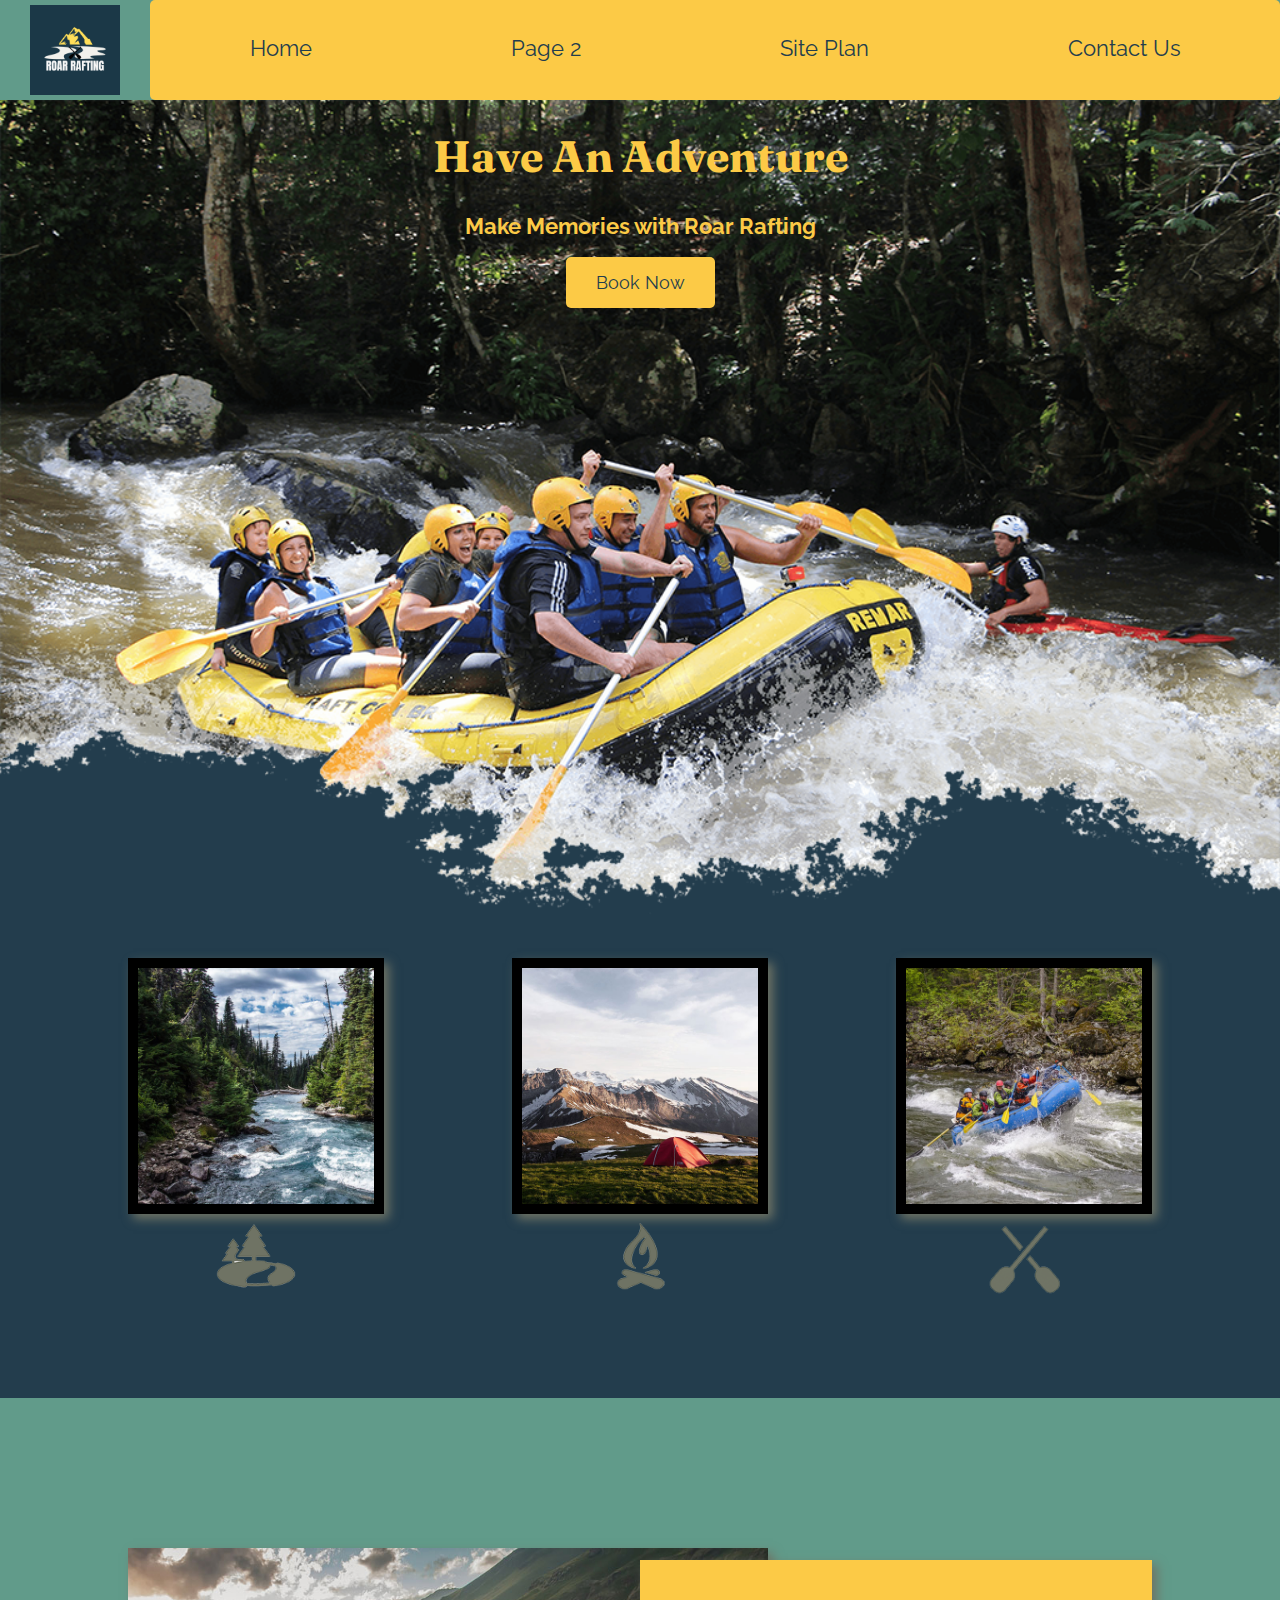
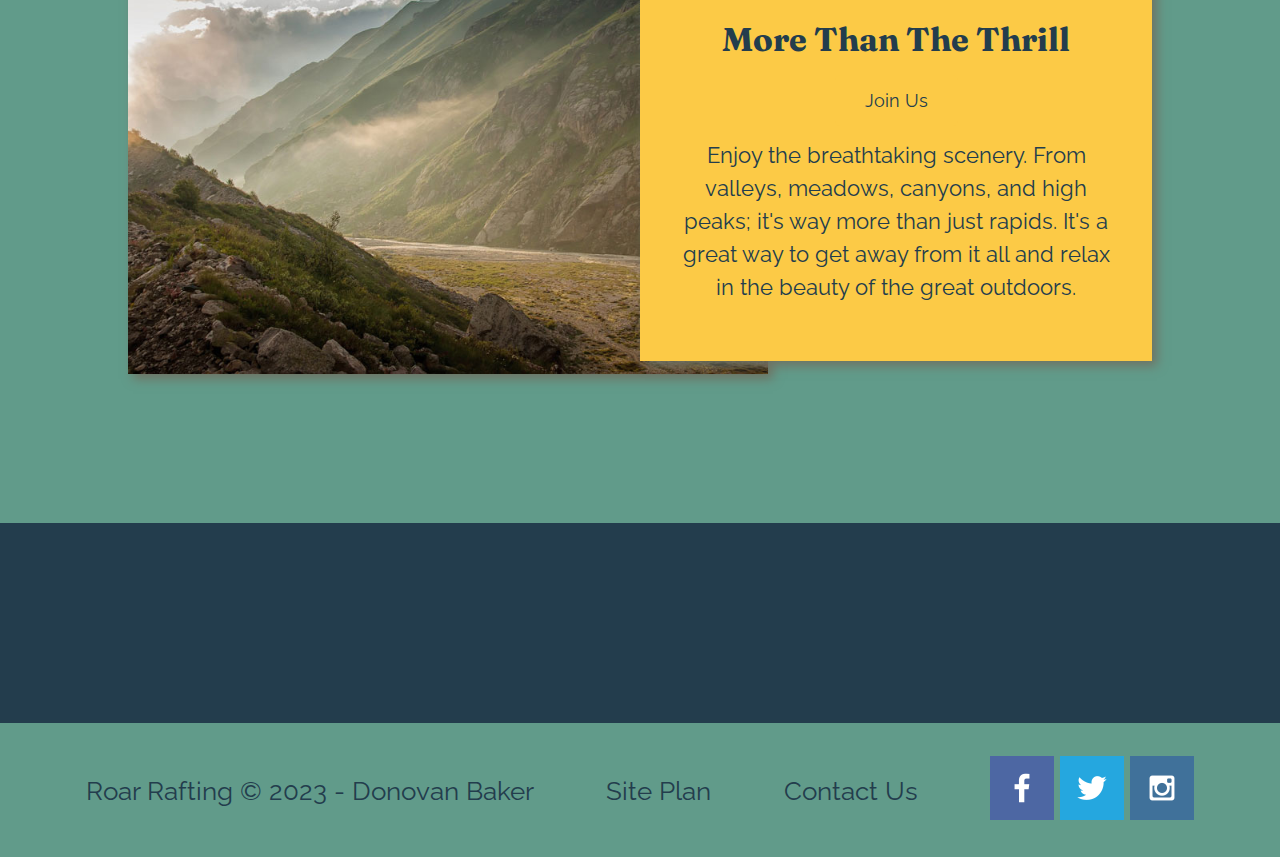
<file: wwr/index.html>
<!DOCTYPE html>
<html lang="en">
<head>
    <style>
    @import url('https://fonts.googleapis.com/css2?family=Fraunces:opsz,wght@9..144,700&family=Raleway&display=swap');
        </style>
    <link rel="stylesheet" href="styles/styles.css">
    <meta charset="UTF-8">
    <meta http-equiv="X-UA-Compatible" content="IE=edge">
    <meta name="viewport" content="width=device-width, initial-scale=1.0">
    <title>Whitewater Rafting Vacations | Roar Rafting | Home</title>
</head>
<body>
    <div id="content">
        <header>
            <a id="logo_link" href="index.html">
                <img class="logo" src="images/logo.png" alt="Roar Rafting Logo">
            </a>
            <nav>
                <a href="index.html">Home</a>
                <a href="rivers.html">Page 2</a>
                <a href="site-plan-rafting.html">Site Plan</a>
                <a href="contactus.html">Contact Us</a>
            </nav>
        </header>
        <div id="hero">
            <div id="hero-box">
                <img id="hero-img" src="images/hero.png" alt="People ejoying white water rafting">
            </div>
            <section id="hero-msg">
                <h1 class="home-title">Have An Adventure</h1>
                <h4>Make Memories with Roar Rafting </h4>
                <div class="button-box">
                    <a class="book" href="contactus.html">Book Now</a>
                </div>
            </section>
        </div>
        <main class="home-grid">
            <section class="rivers-card">
                <img class="card-img" src="images/rivers.jpg" alt="river in forest">
                <img class="icon" src="images/river_icon.png" alt="river icon">
                <h2>Rivers</h2>
            </section>
            <section class="camping-card">
                <img class="card-img" src="images/camping.jpg" alt="tent in mountains">
                <img class="icon" src="images/fire_icon.png" alt="fire icon">
                <h2>Camping</h2>
            </section>
            <section class="rapids-card">
                <img class="card-img" src="images/rapids.jpg" alt="rafting boat">
                <img class="icon" src="images/oars.png" alt="oars icon">
                <h2>Rapids</h2>
            </section>
            <div id="background"></div>
                <img class="mountains" src="images/mountains.jpg" alt="Misty mountains">
            <section class="msg">
                <h2>More Than The Thrill</h2>
                <a class='join' href="rivers.html">Join Us</a>
                <p>Enjoy the breathtaking scenery. From valleys, meadows, canyons, and high peaks; it's way more than just rapids. It's a great way to get away from it all and relax in the beauty of the great outdoors.
                </p>
            </section>
        </main>
        <footer>
            <p>Roar Rafting &copy; 2023 - Donovan Baker</p>
            <p><a href="site-plan-rafting.html">Site Plan</a></p>
            <p><a href="contactus.html">Contact Us</a></p>
            <div class="social">
                <a href="https://facebook.com" target="_blank">
                    <img src="images/facebook.png" alt="fb icon"> 
                </a>
                <a href="https://twitter.com" target="_blank">
                    <img src="images/twitter.png" alt="twitter icon">
                </a>
                <a href="https://instagram.com" target="_blank">
                    <img src="images/instagram.png" alt="instagram icon">
                </a>
            </div>
        </footer>
    </div>
</body>
</html>
</file>
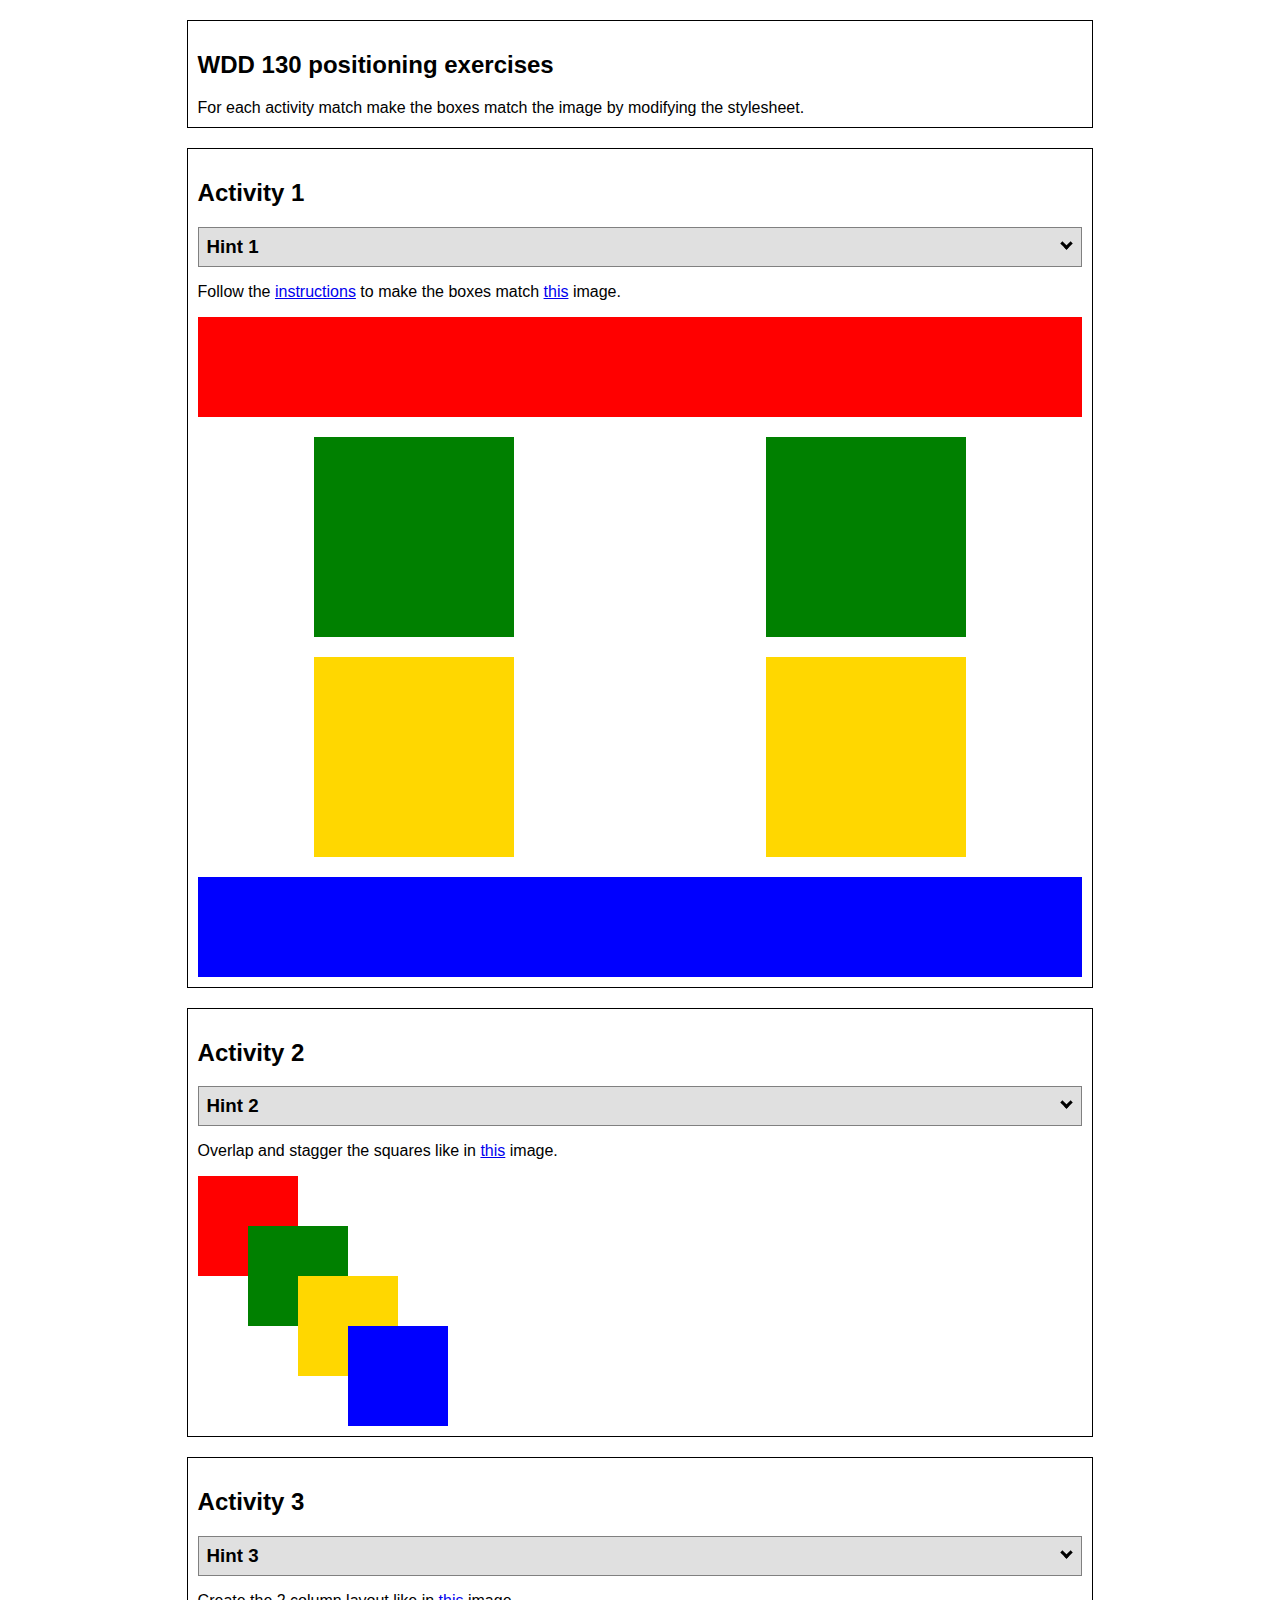
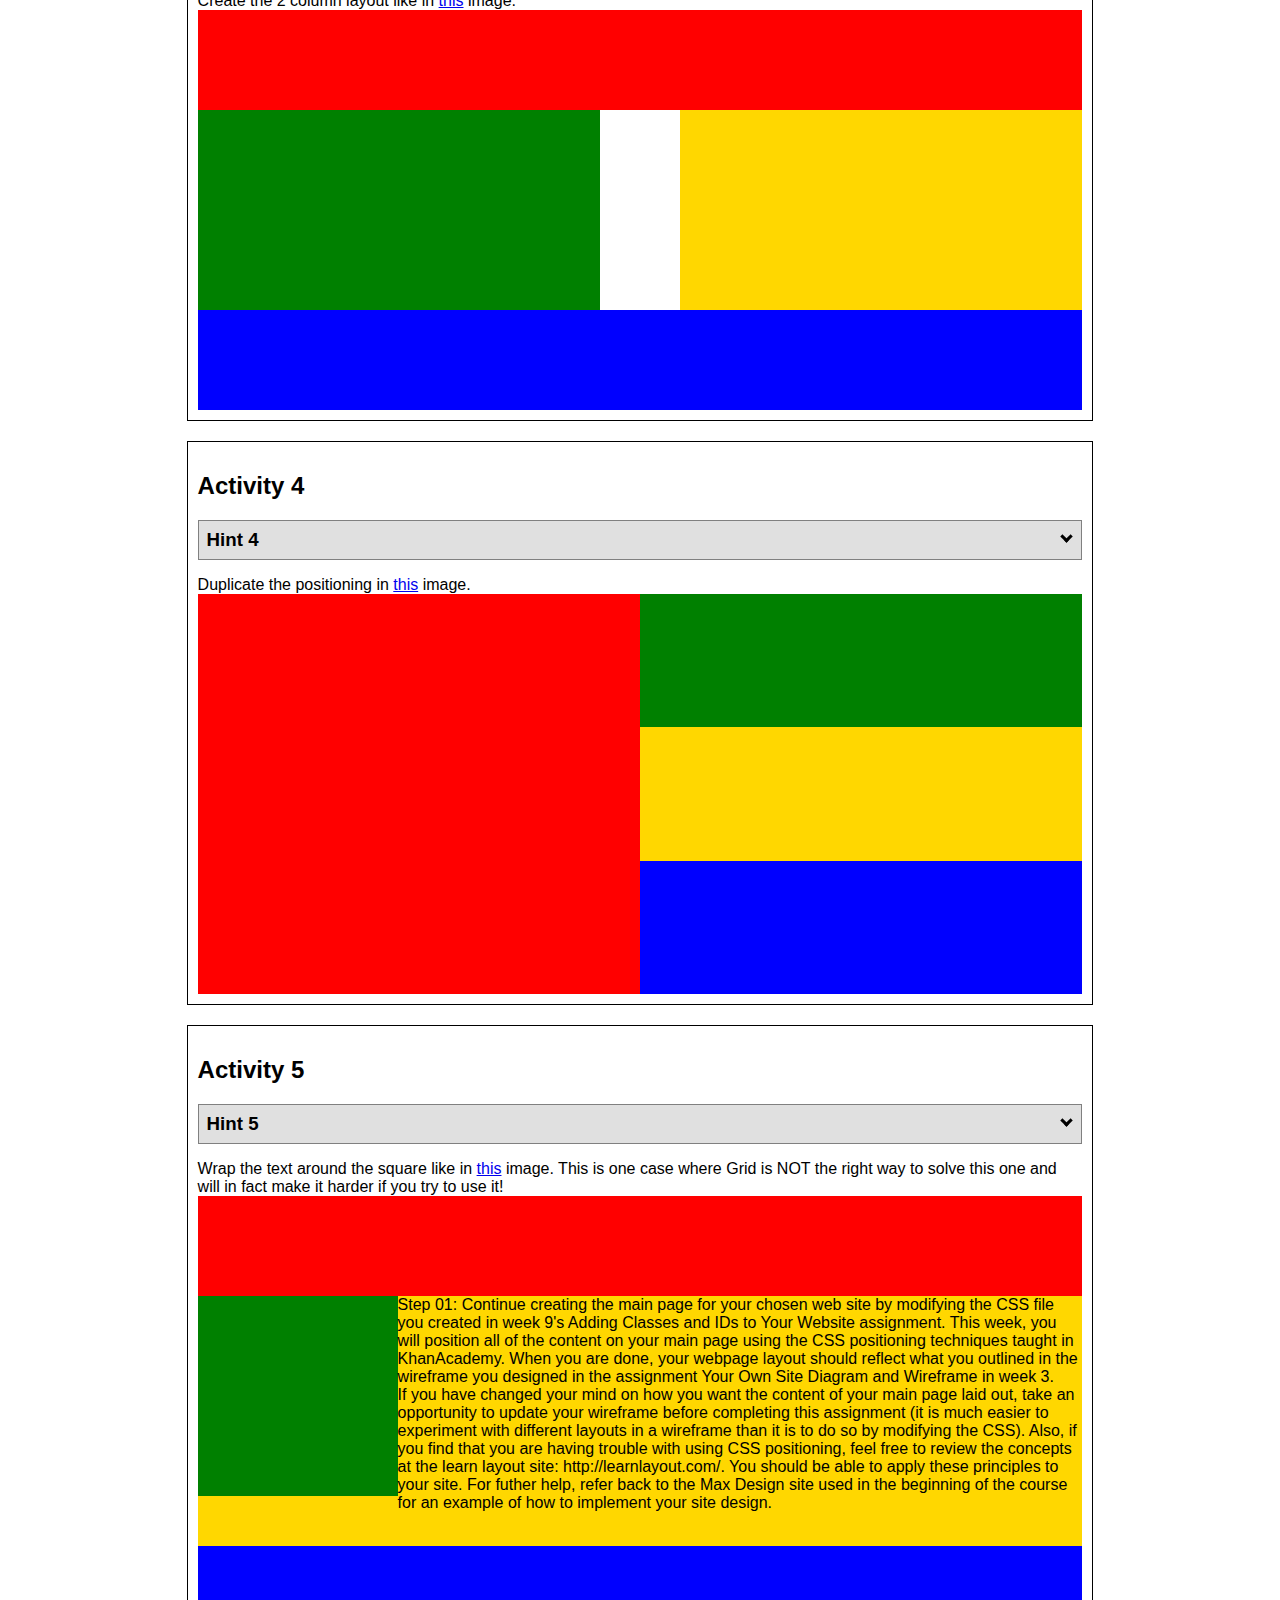
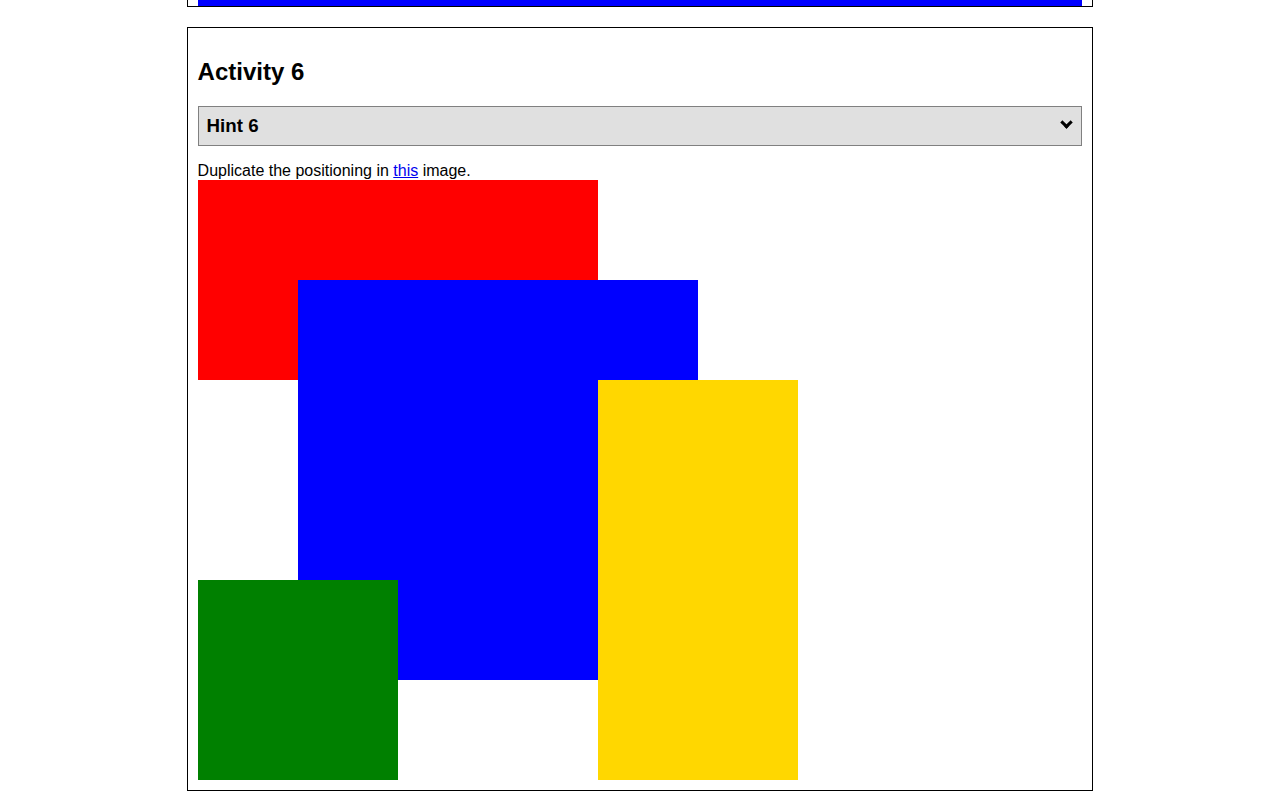
<file: positioning.html>
<!DOCTYPE html>
<html lang="en">
  <head>
    <!-- HTML - Name: positioning.html -->
    <title>Positioning Activity</title>
    <link rel="stylesheet" type="text/css" href="positionstyles.css" />
  </head>
  <body>
    <div class="activity">
      <h2>WDD 130 positioning exercises</h2>
      For each activity match make the boxes match the image by modifying the stylesheet.</div>
    <div class="activity">
      <h2>Activity 1</h2>
      <section class="hint"><input type="checkbox" ><i></i> <h3>Hint 1</h3><div><p>Check out the <a href="https://byui-wdd.github.io/wdd130/activities/w06-css-positioning.html" target="_blank">activity instructions</a> in Ilearn!</p></div></section>
      <p>Follow the <a href="https://byui-wdd.github.io/wdd130/activities/w06-css-positioning.html" target="_blank">instructions</a> to make the boxes match  <a href="https://byui-wdd.github.io/wdd130/images/example1.png" target="_blank">this</a> image.</p>
      <div class="content1" >
        <div class="red1" ></div>
        <div class="green1" ></div>
        <div class="green1" ></div>
        <div class="yellow1"></div>
        <div class="yellow1"></div>
        <div class="blue1"></div>
      </div>
    </div>
    <div class="activity">
      <h2>Activity 2</h2>
      <section class="hint"><input type="checkbox" > <h3>Hint 2</h3><i></i><div><p>Remember that the best way to shift elements around slightly on the page is with Margins.  You could also use Grid.  Either would work for this. If you choose margin, you can use a <em>negative</em> margin. (ie margin-top: -20px;)</p><h4>Properties used:</h4><ul><li>margin-top, margin-left</li><li>...or...</li><li>grid-template-columns: 50px 50px 50px 50px 50px </li></ul></div></section>
      <p>Overlap and stagger the squares like in <a href="https://byui-wdd.github.io/wdd130/images/example2.png" target="_blank">this</a> image.</p>
      <div class="content2" >
        <div class="red2" ></div>
        <div class="green2" ></div>
        <div class="yellow2"></div>
        <div class="blue2"></div>
      </div>
    </div>
    <div class="activity">
      <h2>Activity 3</h2>
      <section class="hint"><input type="checkbox" > <h3>Hint 3</h3><i></i><div><p>This one is going to be best solved with CSS Grid. Remember to make the boxes the right width first...then start moving them around. </p><h4>Properties used:</h4><ul><li>display:grid;</li><li>grid-template-columns:</li><li>grid-column-gap:</li>
        <li>grid-column:</li>  </ul></div></section>
      Create the 2 column layout like in <a href="https://byui-wdd.github.io/wdd130/images/example3.png" target="_blank">this</a>  image.
      <div class="content3" >
        <div class="red3" ></div>
        <div class="green3" ></div>
        <div class="yellow3"></div>
        <div class="blue3"></div>
      </div>
    </div>
    <div class="activity">
      <h2>Activity 4</h2>
      <section class="hint"><input type="checkbox" > <h3>Hint 4</h3><i></i><div><p>For the others we have been primarily concerned with width. For this one you will need to adjust height as well. </p><h4>Properties used:</h4><ul><li>display:grid;</li><li>grid-template-columns:</li><li>grid-row:</li></ul></div></section>
      Duplicate the positioning in <a href="https://byui-wdd.github.io/wdd130/images/example4.png" target="_blank">this</a> image. 
      <div class="content4" >
        <div class="red4" ></div>
        <div class="green4" ></div>
        <div class="yellow4"></div>
        <div class="blue4"></div>
      </div>
    </div>

    <div class="activity">
      <h2>Activity 5</h2>
      <section class="hint"><input type="checkbox" > <h3>Hint 5</h3><i></i><div><p>Grid is <strong>not</strong> the right way to do this.  In fact there is only one way to really do that...and that is with float. Remember that we float the thing we want the text to wrap around.  Also remember to start by making all the shapes the right size and shape.</p><h4>Properties used:</h4><ul><li>float: left;</li></ul></div></section>
      Wrap the text around the square like in <a href="https://byui-wdd.github.io/wdd130/images/example5.png" target="_blank">this</a> image. This is one case where Grid is NOT the right way to solve this one and will in fact make it harder if you try to use it!
      <div class="content5" >
        <div class="red5" ></div>
        <div class="green5" ></div>
        <div class="yellow5">Step 01: Continue creating the main page for your chosen web site by modifying the CSS file you created in week 9's Adding Classes and IDs to Your Website assignment. This week, you will position all of the content on your main page using the CSS positioning techniques taught in KhanAcademy. When you are done, your webpage layout should reflect what you outlined in the wireframe you designed in the assignment Your Own Site Diagram and Wireframe in week 3. <br />
          If you have changed your mind on how you want the content of your main page laid out, take an opportunity to update your wireframe before completing this assignment (it is much easier to experiment with different layouts in a wireframe than it is to do so by modifying the CSS). Also, if you find that you are having trouble with using CSS positioning, feel free to review the concepts at the learn layout site: http://learnlayout.com/. You should be able to apply these principles to your site. For futher help, refer back to the Max Design site used in the beginning of the course for an example of how to implement your site design.</div>
        <div class="blue5"></div>
      </div>
    </div>
    <div class="activity">
      <h2>Activity 6</h2>
      <section class="hint"><input type="checkbox" > <h3>Hint 6</h3><i></i><div><p>This one is all about visualizing the grid behind the layout. If you are having a hard time doing that first: all the sizes are even multiples of 100, and second here is another example with the lines drawn: <a href="https://byui-wdd.github.io/wdd130/images/example6-hint.png" target="_blank">example 6 with lines</a>. For this one you will find it easiest if you use px for the column width. You can also use <kbd>z-index</kbd> to control the element layering.    </p><h4>Properties used:</h4><ul><li>display:grid;</li><li>grid-template-columns:</li><li>grid-column:</li><li>grid-row:</li><li><a href="https://www.w3schools.com/cssref/pr_pos_z-index.asp" target="_blank">z-index:</a></li></ul></div></section>
      Duplicate the positioning in <a href="https://byui-wdd.github.io/wdd130/images/example6.png" target="_blank">this</a> image.
      <div class="content6" >
        <div class="red6" ></div>
        <div class="green6" ></div>
        <div class="yellow6"></div>
        <div class="blue6"></div>
      </div>
    </div>
  </body>
</html>
</file>
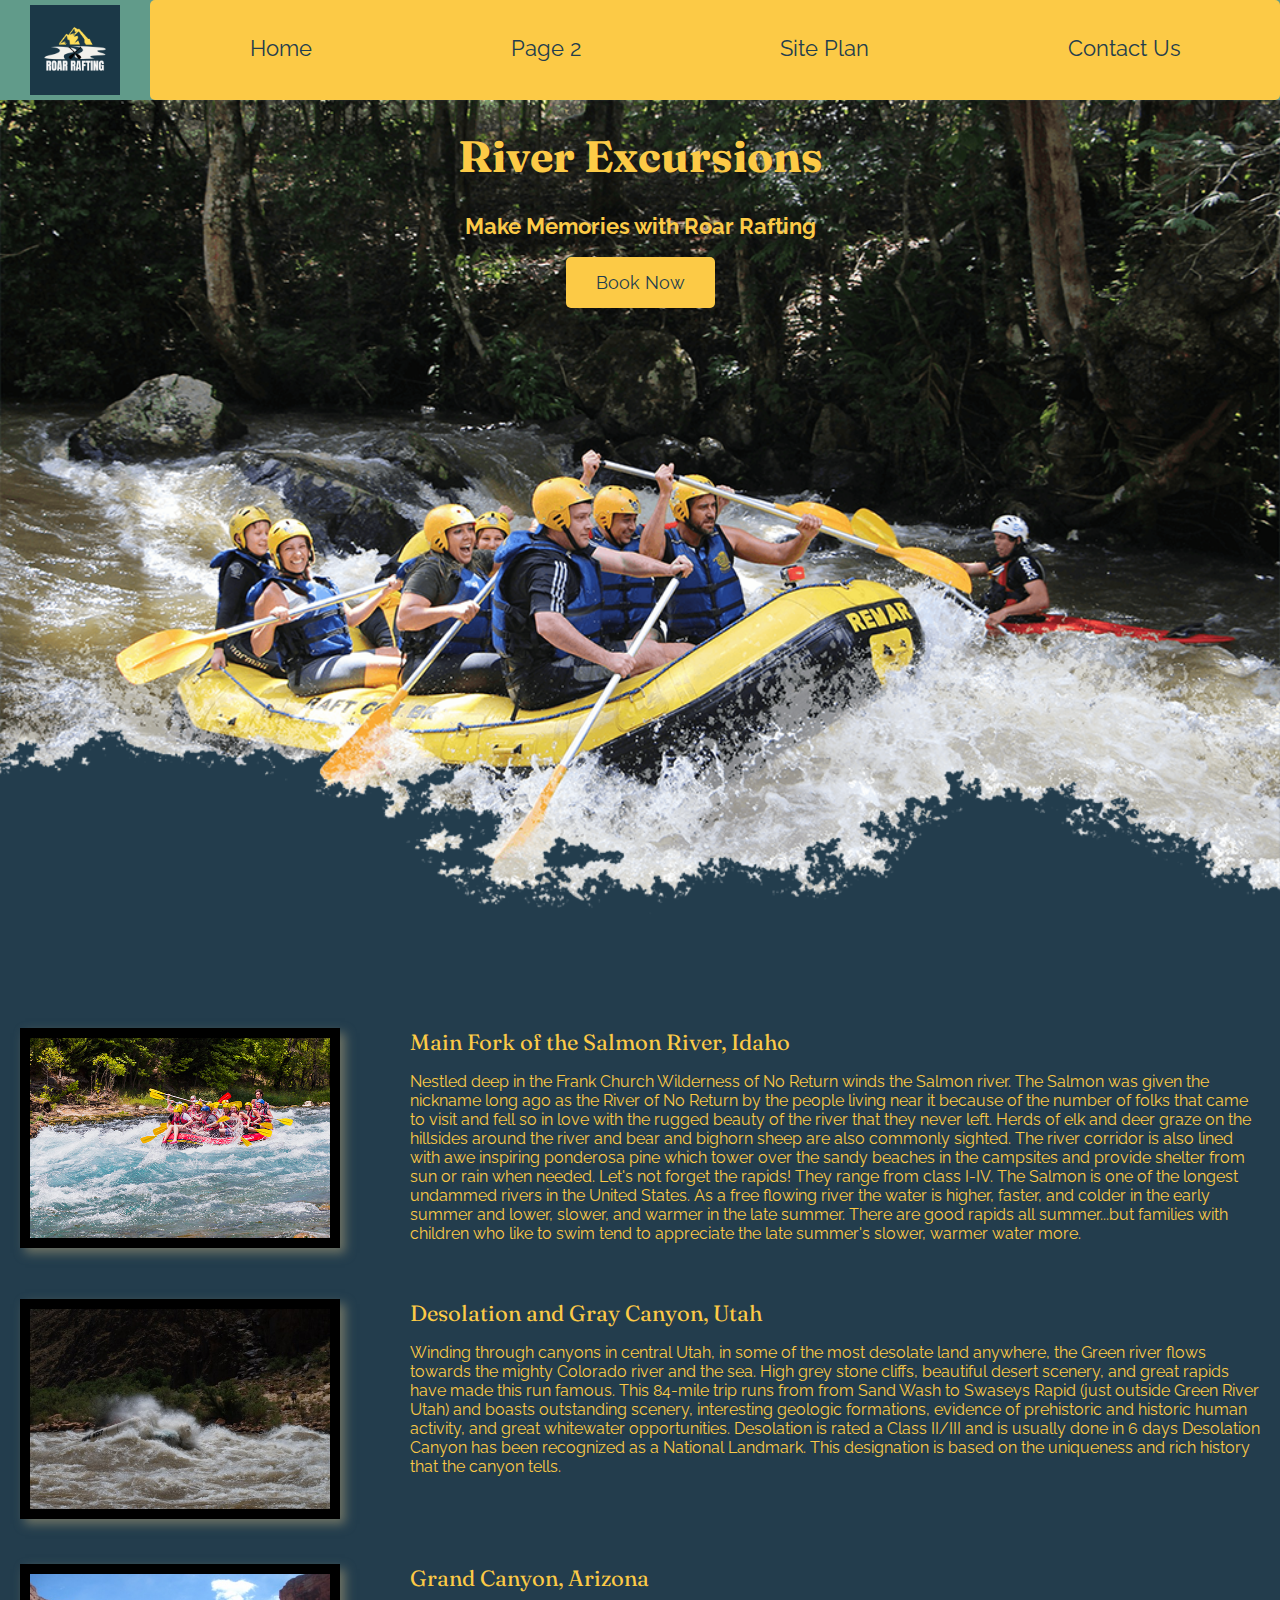
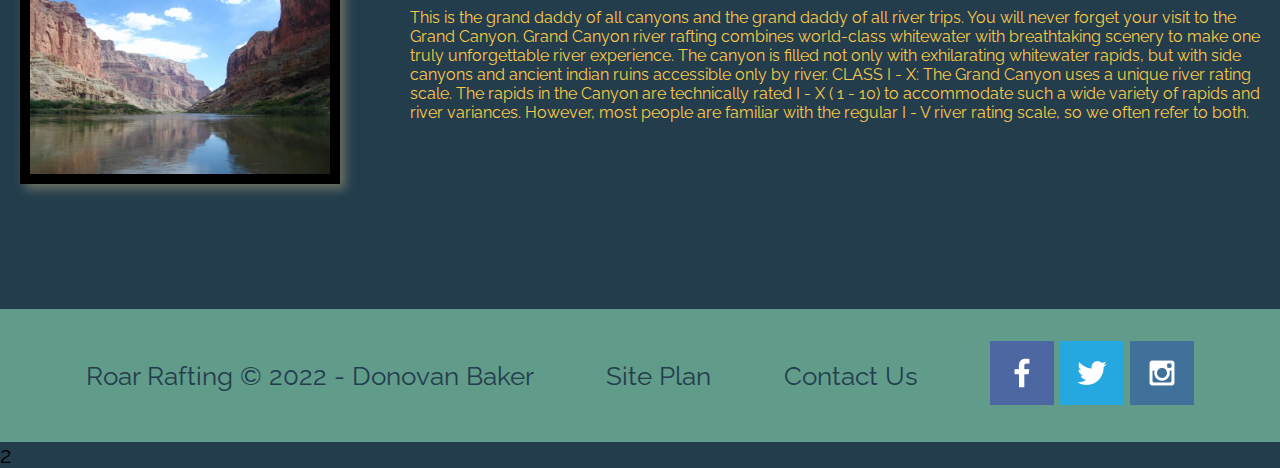
<file: wwr/rivers.html>
<!DOCTYPE html>
<html lang="en">
<head>
    <style>
    @import url('https://fonts.googleapis.com/css2?family=Fraunces:opsz,wght@9..144,700&family=Raleway&display=swap');
        </style>
    <link rel="stylesheet" href="styles/styles.css">
    <meta charset="UTF-8">
    <meta http-equiv="X-UA-Compatible" content="IE=edge">
    <meta name="viewport" content="width=device-width, initial-scale=1.0">
    <title>Rivers</title>
</head>
<body>
    <div id="content">
        <header>
            <a id="logo_link" href="index.html">
                <img class="logo" src="images/logo.png" alt="Roar Rafting Logo">
            </a>
            <nav>
                <a href="index.html">Home</a>
                <a href="#">Page 2</a>
                <a href="site-plan-rafting.html">Site Plan</a>
                <a href="contactus.html">Contact Us</a>
            </nav>
        </header>
        <div id="hero">
            <div id="hero-box">
                <img id="hero-img" src="images/hero.png" alt="People ejoying white water rafting">
            </div>
            <section id="hero-msg">
                <h1 class="home-title">River Excursions</h1>
                <h4>Make Memories with Roar Rafting </h4>
                <div class="button-box">
                    <a class="book" href="contactus.html">Book Now</a>
                </div>
            </section>
        </div>
        <main class="rivers-grid">
            <div>
                <img class="idaho-river" src="images/salmon-river.jpg" alt="idaho river pic">
            </div>
            <div class="idaho-msg">
                <h7>Main Fork of the Salmon River, Idaho</h7>
                <p>
                    Nestled deep in the Frank Church Wilderness of No Return winds the Salmon river. The Salmon was given the nickname long ago as the River of No Return by the people living near it because of the number of folks that came to visit and fell so in love with the rugged beauty of the river that they never left.

                    Herds of elk and deer graze on the hillsides around the river and bear and bighorn sheep are also commonly sighted. The river corridor is also lined with awe inspiring ponderosa pine which tower over the sandy beaches in the campsites and provide shelter from sun or rain when needed.
                    
                    Let's not forget the rapids! They range from class I-IV. The Salmon is one of the longest undammed rivers in the United States. As a free flowing river the water is higher, faster, and colder in the early summer and lower, slower, and warmer in the late summer. There are good rapids all summer...but families with children who like to swim tend to appreciate the late summer's slower, warmer water more.
                </p>
            </div>
            <div>
                <img class="utah-river" src="images/desolation-canyon.jpg" alt="utah river pic">
            </div>
            <div class="utah-msg">
                <h7>Desolation and Gray Canyon, Utah</h7>
                <p>
                    Winding through canyons in central Utah, in some of the most desolate land anywhere, the Green river flows towards the mighty Colorado river and the sea. High grey stone cliffs, beautiful desert scenery, and great rapids have made this run famous. This 84-mile trip runs from from Sand Wash to Swaseys Rapid (just outside Green River Utah) and boasts outstanding scenery, interesting geologic formations, evidence of prehistoric and historic human activity, and great whitewater opportunities.

                    Desolation is rated a Class II/III and is usually done in 6 days
                    
                    Desolation Canyon has been recognized as a National Landmark.  This designation is based on the uniqueness and rich history that the canyon tells.
                </p>
            </div>
            <div>
                <img class="arizona-river" src="images/grand-canyon.jpg" alt="arizona river pic">
            </div>
            <div class="arizona-msg">
                <h7>Grand Canyon, Arizona</h7>
                <p>
                    This is the grand daddy of all canyons and the grand daddy of all river trips. You will never forget your visit to the Grand Canyon.

                    Grand Canyon river rafting combines world-class whitewater with breathtaking scenery to make one truly unforgettable river experience. The canyon is filled not only with exhilarating whitewater rapids, but with side canyons and ancient indian ruins accessible only by river.

                    CLASS I - X: The Grand Canyon uses a unique river rating scale. The rapids in the Canyon are technically rated I - X ( 1 - 10) to accommodate such a wide variety of rapids and river variances. However, most people are familiar with the regular I - V river rating scale, so we often refer to both.
                </p>
            </div>

        </main>
        <footer>
            <p>Roar Rafting &copy; 2022 - Donovan Baker</p>
            <p><a href="site-plan-rafting.html">Site Plan</a></p>
            <p><a href="contactus.html">Contact Us</a></p>
            <div class="social">
                <a href="https://facebook.com" target="_blank">
                    <img src="images/facebook.png" alt="fb icon"> 
                </a>
                <a href="https://twitter.com" target="_blank">
                    <img src="images/twitter.png" alt="twitter icon">
                </a>
                <a href="https://instagram.com" target="_blank">
                    <img src="images/instagram.png" alt="instagram icon">
                </a>
            </div>
        </footer>2
    </div>
</body>
</html>
</file>
<file: wwr/styles/styles.css>
#content {
    max-width: 1600px;
    margin: 0 auto;
}
nav a {
    color: #233D4D;
    text-decoration: none;
    text-align: center;
    padding: 35px;
}
#hero {
    display: grid;
    grid-template-columns: 1fr 3fr 1fr;
}
#hero-box {
    grid-column: 1/4;
    grid-row: 1/3;
    z-index: -1;
}
#hero-msg {
    grid-column: 2/3;
    grid-row: 1/2;
}
#hero-msg h1 {
    text-align: center;
}

#hero-msg h4 {
    text-align: center;
}

.button-box {
    text-align: center;
}

main section {
    text-align: center;
}
.home-grid {
    display: grid;
    grid-template-columns: repeat(10, 1fr);
}

#background {
    height: 725px;
    background-color: #619B8A;
    grid-column: 1/11;
    grid-row: 4/9;
}
body {
    background-color: #233D4D;
    font-family: Raleway, Segoe UI, sans-serif;
    font-size: 22px;
    margin: 0;
    padding: 0;
}
header {
    display: grid;
    grid-template-columns: 150px auto;
    background-color: #619B8A;
    text-align: center;
}
nav {
    display: flex;
    justify-content: space-around;
    background-color: #FCCA46;
    text-align: center;
    border-radius: 5px;
}
a:hover {
    background-color: #FE7F2D;
    border-radius: 5px;
}
.book {
    background-color: #FCCA46;
    color: #233D4D;
    text-decoration: none;
    font-size: 18px;
    padding: 15px 30px;
    margin-top: 50px;
    border-radius: 5px;
}
.join {
    color:#233D4D;
    background-color: #FCCA46;
    text-decoration: none;
    font-size: 18px;
    padding: 15px 30px;
    margin-top: 50px;
    border-radius: 5px;
}
.book:hover {
    background-color: #FE7F2D
}
.join:hover {
    background-color: #FE7F2D
}
.msg {
    color: #233D4D;
    background-color: #FCCA46;
    line-height: 1.5em;
    grid-column: 6/10;
    grid-row: 6/7;
    box-shadow: 5px 5px 10px #6f7364;
    padding: 35px;
}
footer {
    background-color: #619B8A;
    padding: 25px 50px;
    margin-top: 200px;
    display: flex;
    justify-content: space-around;
    align-items: center;
    color: #233D4D;
}
footer a {
    color: #233D4D;
    text-align: center;
    text-decoration: none;
}
footer a:hover {
    background-color: #FCCA46;
}
.home-title {
    color: #FCCA46;
    font-family: 'fraunces', serif;
    font-size: 2em;
}
h4 {
    color: #FCCA46;
}
h2 {
    color: #233D4D;
    font-family: 'fraunces', serif;
}
.logo {
    width: 90px;
}
#logo_link {
    padding-top: 5px;
    justify-self: center;
    align-self: center;
}
.icon {
    width: 80px;
}
#hero-img {
    width: 100%;
}
footer p {
    font-size: 1.2em;
}
footer p a:hover {
    text-decoration: underline;
}
.card-img {
    border: 10px solid;
    transition: transform .5s;
    box-shadow: 5px 5px 10px #6f7364
}
.card-img:hover {
    opacity: .6;
    transform: scale(1.1);
}
.card-img, .mountains {
    width: 100%;
}
.mountains {
    grid-column: 2/7;
    grid-row: 5/8;
    width: 100%;
    box-shadow: 5px 5px 10px #6f7364
}
main section img {
    box-sizing: border-box;
}
.rapids-card {
    grid-column: 8/10;
    grid-row: 2/3;
}
.camping-card {
    grid-column: 5/7;
    grid-row: 2/3;
}
.rivers-card {
    grid-column: 2/4;
    grid-row: 2/3;
}

/* Rivers Subpage CSS */
h7 {
    font-family: 'fraunces', serif;   
}
.rivers-grid {
    display: grid;
    grid-template-columns: 300px, 900px;
    justify-content: space-around;
    margin-top: 50px;
    margin-bottom: -100px;
}
.rivers-grid > div {
    padding: 20px;
}
.idaho-river {
    grid-column: 2/4;
    grid-row: 2/4;
    height: 200px;
    width: 300px;
    border: 10px solid;
    transition: transform .5s;
    box-shadow: 5px 5px 10px #6f7364
}
.idaho-msg {
    grid-column: 2/3;
    margin-left: 30px;
    color: #FCCA46;
}
.idaho-msg p {
    font-size: medium;
}
.utah-river {
    height: 200px;
    width: 300px;
    border: 10px solid;
    transition: transform .5s;
    box-shadow: 5px 5px 10px #6f7364
}
.utah-msg {
    grid-column: 2/3;
    margin-left: 30px;
    color: #FCCA46;
}
.utah-msg p {
    font-size: medium;
}
.arizona-river {
    height: 200px;
    width: 300px;
    border: 10px solid;
    transition: transform .5s;
    box-shadow: 5px 5px 10px #6f7364
}
.arizona-msg {
    grid-column: 2/3;
    margin-left: 30px;
    color: #FCCA46;
}
.arizona-msg p {
    font-size: medium;
}

@media screen and (max-width: 900px) {
    #hero, .home-grid {
        display: block;
        height: auto;
    }
    nav, footer {
        flex-direction: column;
    }
    nav a {
        display: block;
        padding: 5px;
    }
    #hero {
        margin-top: 0;
    }
    #hero-msg {
        margin-top: 0;
    }
    #hero-msg h4 {
        display: none;
    }
    .home-title {
        font-size: 25px;
        color: #6f7364;
    }
    .rivers-card, .camping-card, .rapids-card { 
        margin: 50px auto;
        width: 60%;
    }
    #background {
        display: none;
    }
    .mountains, .msg {
        width: 80%;
        display: block;
        margin: 0 auto;
    }
    footer {
        margin-top: 25px;
    }
}
</file>
<file: positionstyles.css>
/* CSS - Name: "positionstyles.css" */
/* Activity 1 styles */
.content1 {
    display: grid;
    grid-template-columns: 1fr 1fr;
    justify-items: center;
    grid-gap: 20px;
  /* This is the parent of the activity 1 boxes. */

}
.red1 { 
  width: 100%; 
  height: 100px; 
  background-color: red; 
  grid-column: 1/3;

} 
.green1 {
  width: 200px; 
  height: 200px; 
  background-color: green; 

} 
.yellow1 {
  width: 200px; 
  height: 200px; 
  background-color: gold; 
} 
.blue1 {
  width: 100%; 
  height: 100px; 
  background-color: blue; 
  grid-column: 1/3;;
} 
/* Activity 2 styles */ 
.content2 {
  /* This is the parent of the activity 2 boxes. */
}
.red2 {
  width: 100px; 
  height: 100px; 
  background-color: red; 
  z-index: 1;
} 
.green2 { 
  width: 100px; 
  height: 100px; 
  background-color: green; 
  z-index: 2;
  margin-top: -50px;
  margin-left: 50px;
} 
.yellow2 {
  width: 100px; 
  height: 100px; 
  background-color: gold;
  z-index: 3; 
  margin-top: -50px;
  margin-left: 100px;
} 
.blue2 {
  width: 100px; 
  height: 100px; 
  background-color: blue; 
  z-index: 4;
  margin-top: -50px;
  margin-left: 150px;
} 
/* Activity 3 styles */ 
.content3 {
    display: grid;
    grid-template-columns: 1fr 1fr;
    justify-items: center;
    grid-column-gap: 80px;

  /* This is the parent of the activity 3 boxes. */
}
.red3 {
  width: 100%; 
  height: 100px; 
  background-color: red; 
  grid-column: 1/3;
} 
.green3 {
  width: 100%; 
  height: 200px; 
  background-color: green;
  justify-self: left;
  margin-right: 10px;
} 
.yellow3 {
  width: 100%; 
  height: 200px; 
  background-color: gold; 
  justify-self: right;
} 
.blue3 {
  width: 100%;
  height: 100px; 
  background-color: blue; 
  grid-column: 1/3;
} 
/* Activity 4 styles */ 
.content4 {
    display: grid;
    grid-template-columns: 1fr 1fr;
    grid-template-rows: 1fr 1fr 1fr;
  /* This is the parent of the activity 4 boxes. */
  height: 400px;
}
.red4 {
  width: 100%; 
  height: 100%; 
  background-color: red; 
  grid-column: 1/2;
  grid-row: 1/4;
} 
.green4 {
  width: 100%; 
  height: 100%; 
  background-color: green; 
  grid-column: 2/3;
} 
.yellow4 {
  width: 100%; 
  height: 100%; 
  background-color: gold; 
  grid-column: 2/3;
} 
.blue4 {
  width: 100%; 
  height: 100%; 
  background-color: blue; 
  grid-column: 2/3;
} 
/* Activity 5 styles */ 
.content5 {
  /* This is the parent of the activity 5 boxes. */
  height: 400px;
}
.red5 { 
  width: 100%; 
  height: 100px; 
  background-color: red; 
} 
.green5 { 
  width: 200px; 
  height: 200px; 
  background-color: green;
  float: left;


} 
.yellow5 {
  width: 100%; 
  height: 250px; 
  background-color: gold; 

} 
.blue5 {
  width: 100%; 
  height: 100px; 
  background-color: blue; 
} 
/* Activity 6 styles */ 
.content6 {
  display: grid;
  grid-template-columns: 100px 100px 100px 100px 100px 100px;
  grid-template-rows: 100px 100px 100px 100px 100px 100px;
  /* This is the parent of the activity 6 boxes. */
}
.red6 {
width: 400px; 
height: 200px; 
background-color: red;
z-index: 1;
} 
.green6 {
width: 200px; 
height:200px; 
background-color: green; 
z-index: 3;
grid-column: 1/3;
grid-row: 5/7;
} 
.yellow6 {
width: 200px; 
height: 400px; 
background-color: gold; 
z-index: 3;
grid-column: -1/-3;
grid-row: 3/7;
} 
.blue6 {
width: 400px; 
height: 400px; 
background-color: blue; 
z-index: 2;
margin-top: 100px;
} 
/* Do not make any changes below here */
.activity {
  width: 70%; 
  margin: 20px auto; 
  font-family: Arial, sans-serif; 
  border: 1px solid black; 
  padding: 10px; 
  clear:both; 
  overflow: auto;
} 

.hint {
  border: 1px solid grey;
  background: #e0e0e0;
  padding: .5em;
  position: relative;
  margin: 1em 0;
}
.hint h3 {
  margin: 0;
}
.hint:hover {
  background: #d0d0d0;
}
.hint > div {
  display: none;
}

.hint input[type=checkbox] {
  position: absolute;
  width: 100%;
  height: 100%;
  opacity: 0;
  z-index: 1;
  cursor: pointer;
}

.hint input[type=checkbox]:checked ~ div {
  display: block;
}

.hint i {
  position: absolute;
  transform: translate(-6px, 0);
  margin-top: 16px;
  right: 10px;
  top: -3px;
}
.hint i:before, .hint i:after {
  content: "";
  position: absolute;
  background-color: black;
  width: 3px;
  height: 9px;
}
.hint i:before {
  transform: translate(2px, 0) rotate(45deg);
}
.hint i:after {
  transform: translate(-2px, 0) rotate(-45deg);
}

.hint input[type=checkbox]:checked ~ i:before {
  transform: translate(-2px, 0) rotate(45deg);
}
.hint input[type=checkbox]:checked ~ i:after {
  transform: translate(2px, 0) rotate(-45deg);
}
.hint a {
  position: relative;
  z-index: 1;
}
</file>
